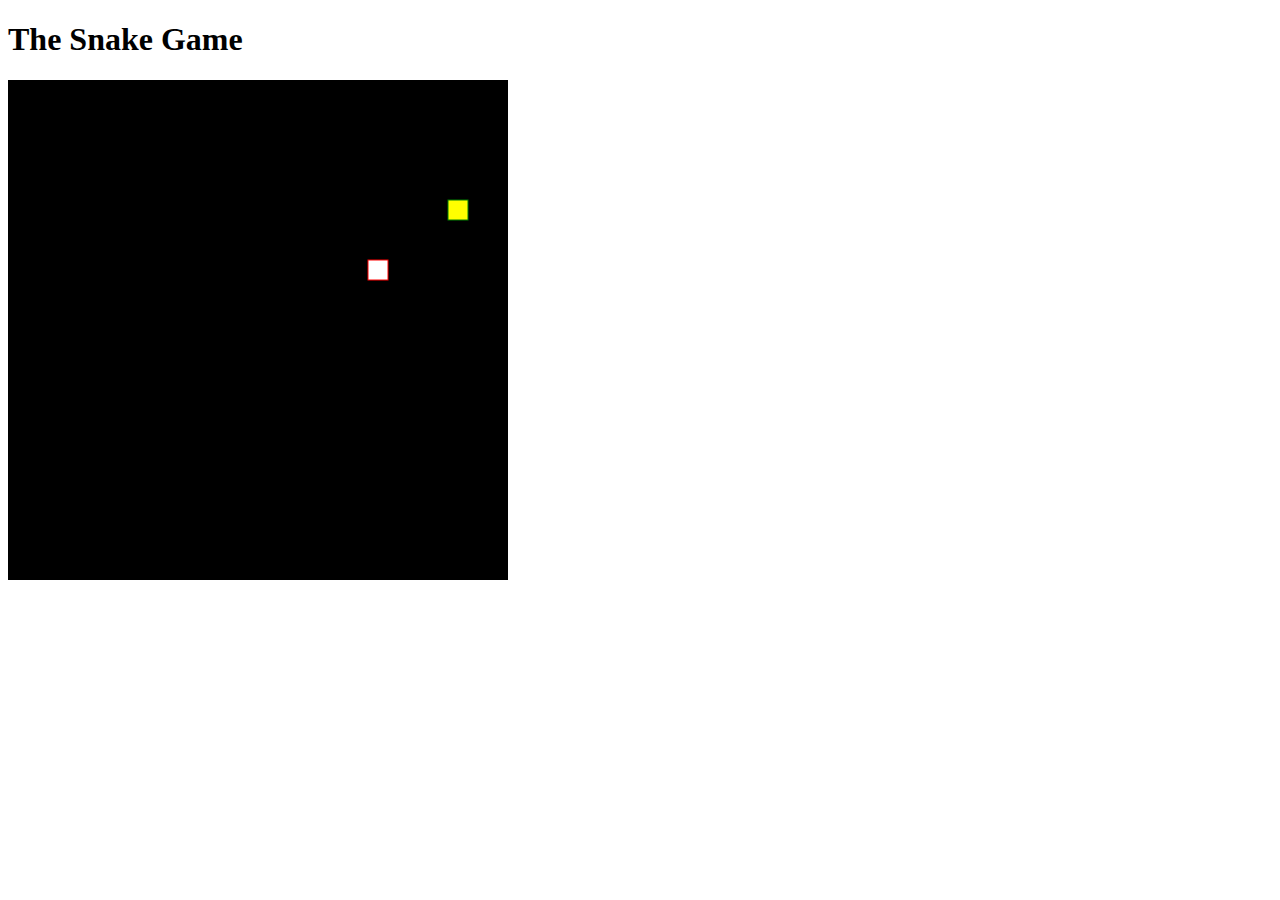
<file: snake game project/index.html>
<!DOCTYPE html>
<html lang="en">
<head>
    <meta charset="UTF-8">
    <meta name="viewport" content="width=device-width, initial-scale=1.0">
    <title>snake project</title>
    <link rel="stylesheet" href="css/style.css">
</head>
<body>
        <h1>The Snake Game</h1>
        <canvas class="canvas" width="500" height="500"></canvas>


    <script src="js/main.js"></script>
    
</body>
</html>
</file>
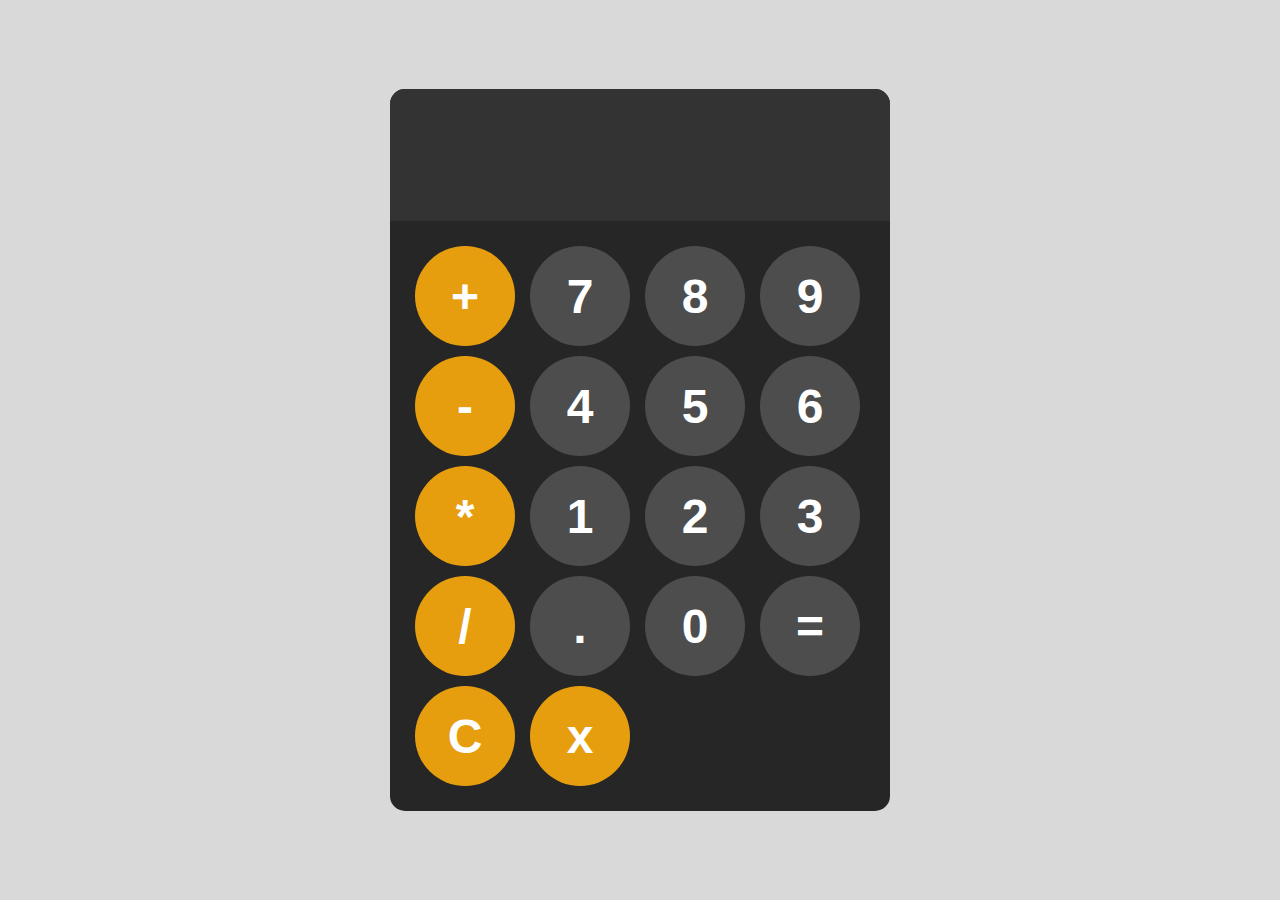
<file: javascript/calculator project/index.html>
<!DOCTYPE html>
<html lang="en">
<head>
    <meta charset="UTF-8">
    <meta name="viewport" content="width=device-width, initial-scale=1.0">
    <title>Calculator project</title>
    <link rel="stylesheet" href="css/style.css">

</head>
<body>
    <div id="calculator">
        <input id="display" readonly>
        <div id="keys">
             <button onclick="appendTODisplay('+') " class="operator-btn">+</button>
             <button onclick="appendTODisplay('7')">7</button>
             <button onclick="appendTODisplay('8')">8</button>
             <button onclick="appendTODisplay('9')">9</button>
             <button onclick="appendTODisplay('-')" class="operator-btn">-</button>
             <button onclick="appendTODisplay('4')">4</button>
             <button onclick="appendTODisplay('5')">5</button>
             <button onclick="appendTODisplay('6')">6</button>
             <button onclick="appendTODisplay('*')" class="operator-btn">*</button>
             <button onclick="appendTODisplay('1')">1</button>
             <button onclick="appendTODisplay('2')">2</button>
             <button onclick="appendTODisplay('3')">3</button>
             <button onclick="appendTODisplay('/')" class="operator-btn">/</button>
             <button onclick="appendTODisplay('.')">.</button>
             <button onclick="appendTODisplay('0')">0</button>
             <button onclick="calculate()">=</button>
             <button onclick="clearDisplay()" class="operator-btn">C</button>
             <button onclick="backspaceDisplay()" class="operator-btn">x</button>

        </div>
    </div>
    <script src="js/index.js"></script>
</body>
</html>
</file>
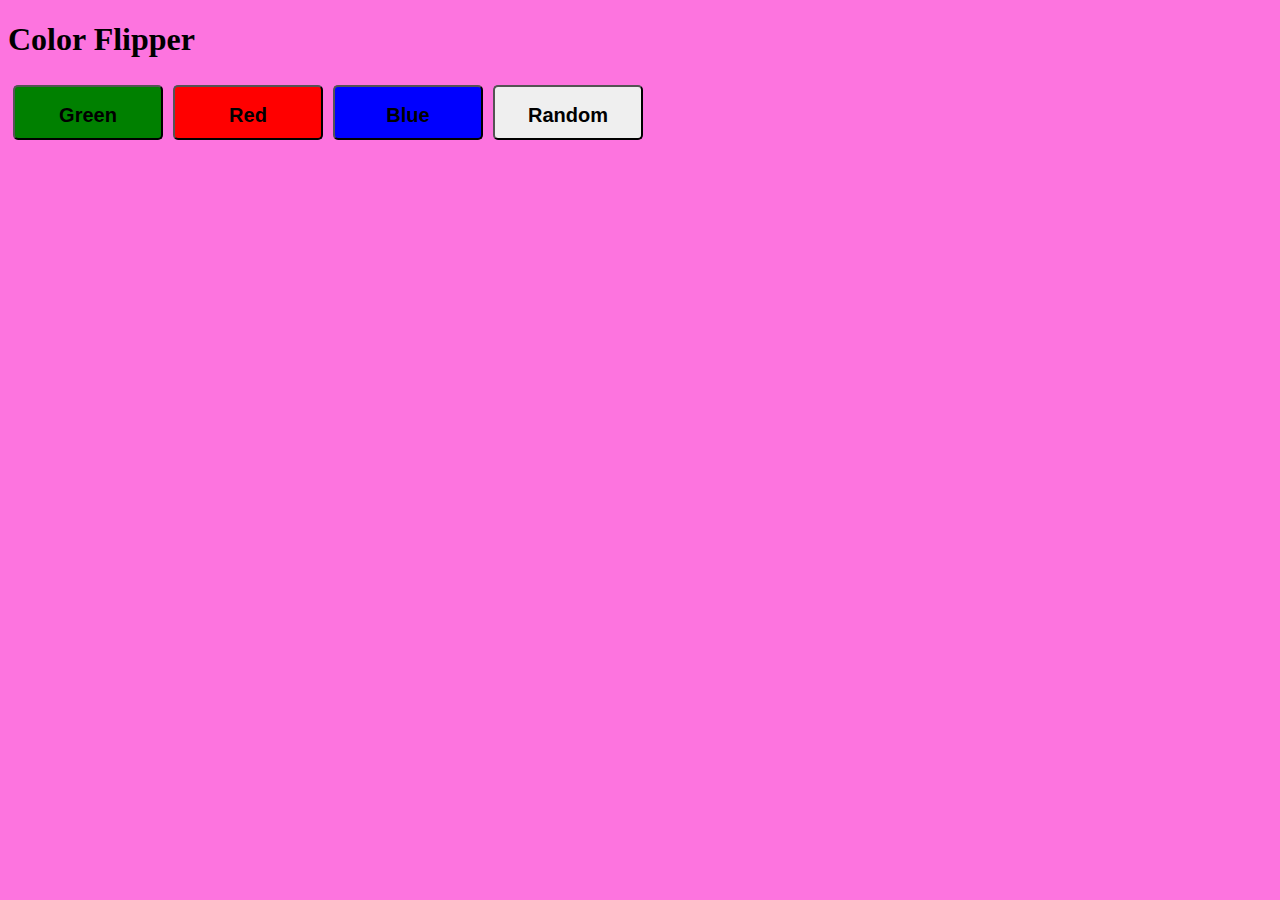
<file: youtube JS project/project 1/index.html>
<!DOCTYPE html>
<html lang="en">
<head>
    <meta charset="UTF-8">
    <meta name="viewport" content="width=device-width, initial-scale=1.0">
    <title>Flipper</title>
    <link rel="stylesheet" href="css/style.css">
</head>
<body>
    <h1 class="color">Color Flipper</h1>
    <div class="AllContainer">
    <div >
      <button id="green" onclick="setColor('green')"><h2>Green</h2></button>
    </div>
    <div >
        <button id="red" onclick="setColor('red')"><h2>Red</h2></button>
    </div>
    <div >
        <button id="blue" onclick="setColor('blue')"><h2>Blue</h2></button>
    </div>
    <div>
        <button  id="random" onclick="randomColor()"><h2>Random</h2></button>
    </div>
    </div>
    <script src="js/script.js"></script>
</body>
</html>
</file>
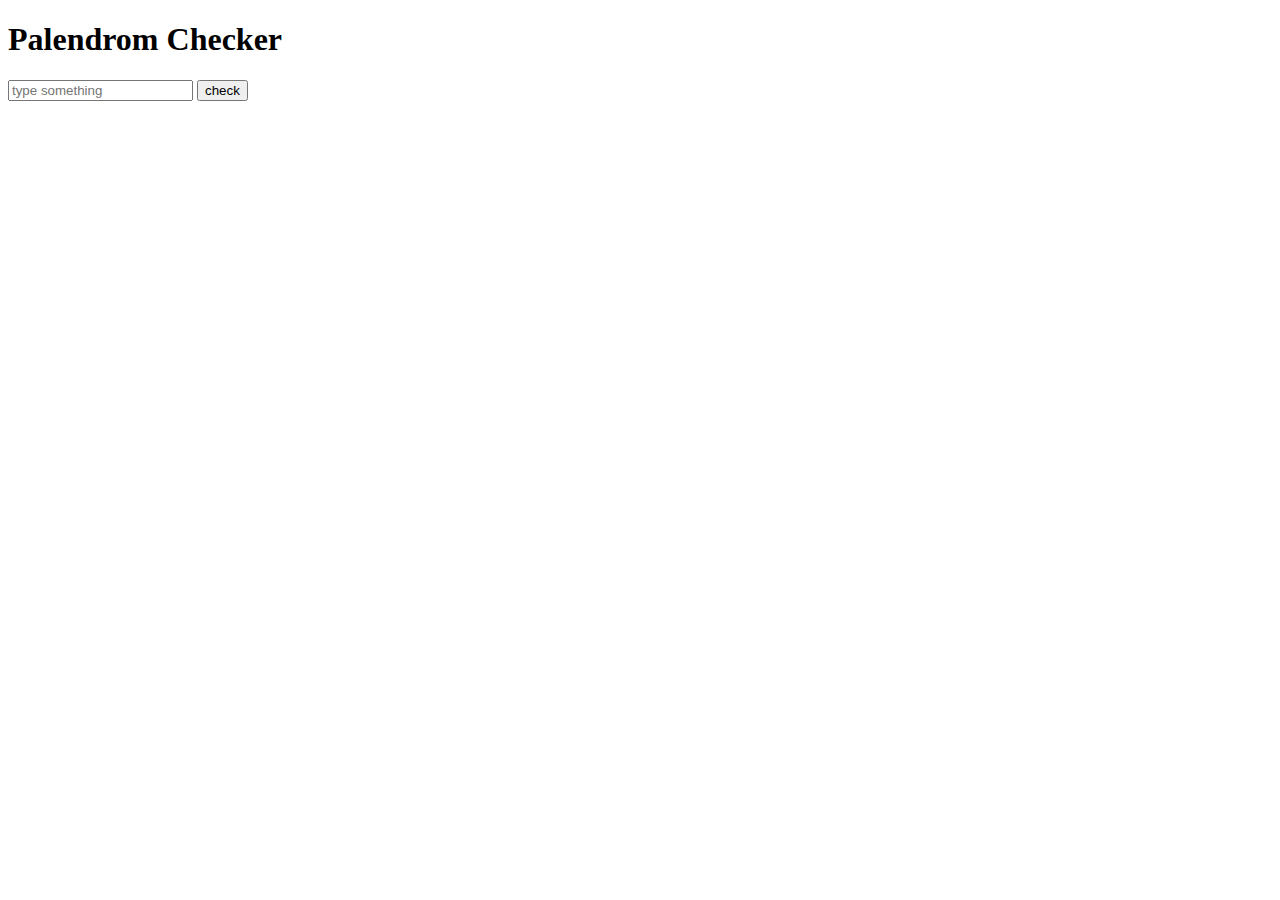
<file: javascript/youtube JS project/project 2/index.html>
<!DOCTYPE html>
<html lang="en">
<head>
    <meta charset="UTF-8">
    <meta name="viewport" content="width=device-width, initial-scale=1.0">
    <title>palendrom checker</title>
</head>
<body>
    <h1>Palendrom Checker</h1>
    <input id="input1" type="text" placeholder="type something">
    <button onclick="check()">check</button>
    <script src="js/script.js"></script>
</body>
</html>
</file>
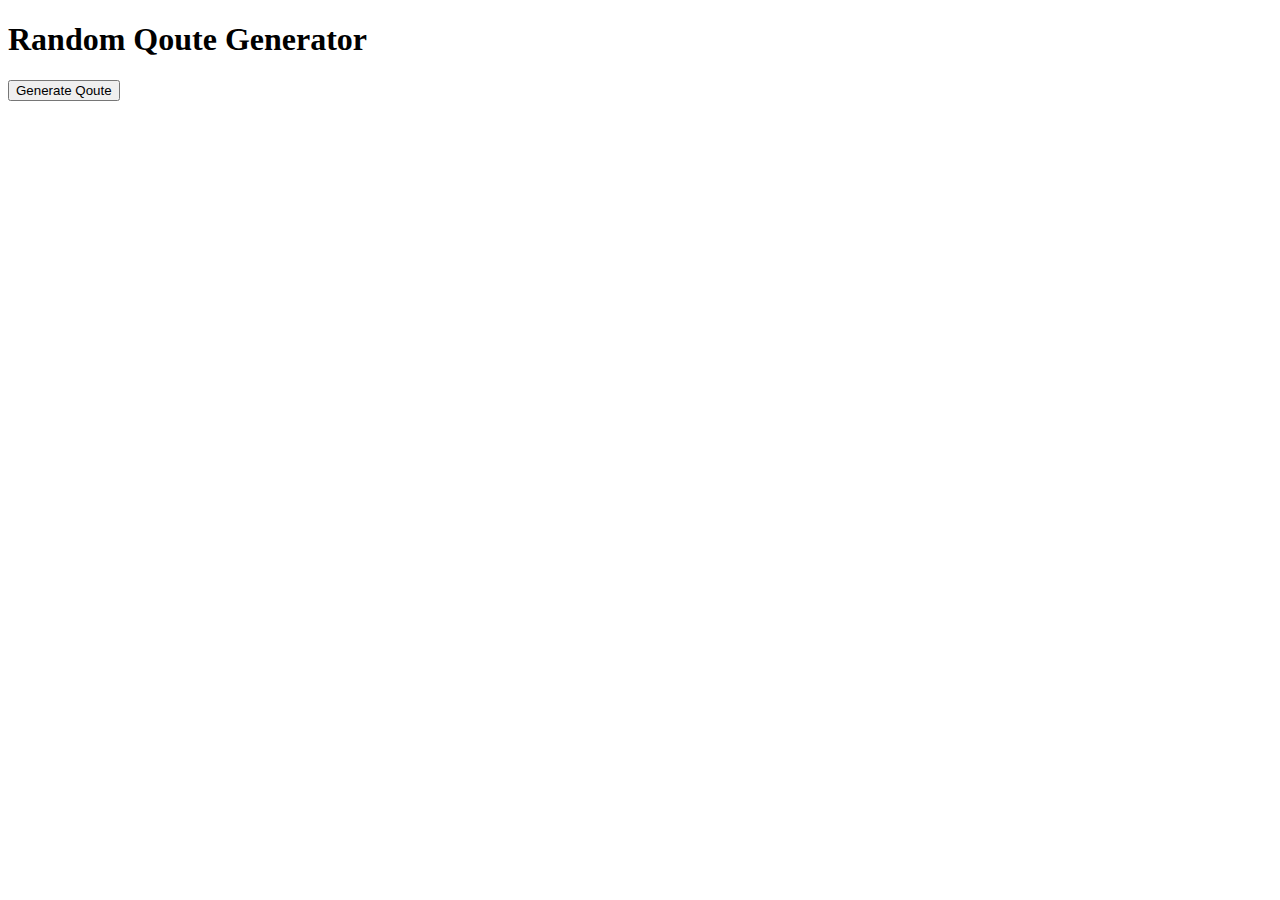
<file: javascript/youtube JS project/project 3/index.html>
<!DOCTYPE html>
<html lang="en">
<head>
    <meta charset="UTF-8">
    <meta name="viewport" content="width=device-width, initial-scale=1.0">
    <title>Qoute Generator</title>
</head>
<body>
    <h1>Random Qoute Generator</h1>
    <p id="Qoute"></p>
    <button onclick="generateQoute()">Generate Qoute</button>
    <script src="js/script.js"></script>
</body>
</html>
</file>
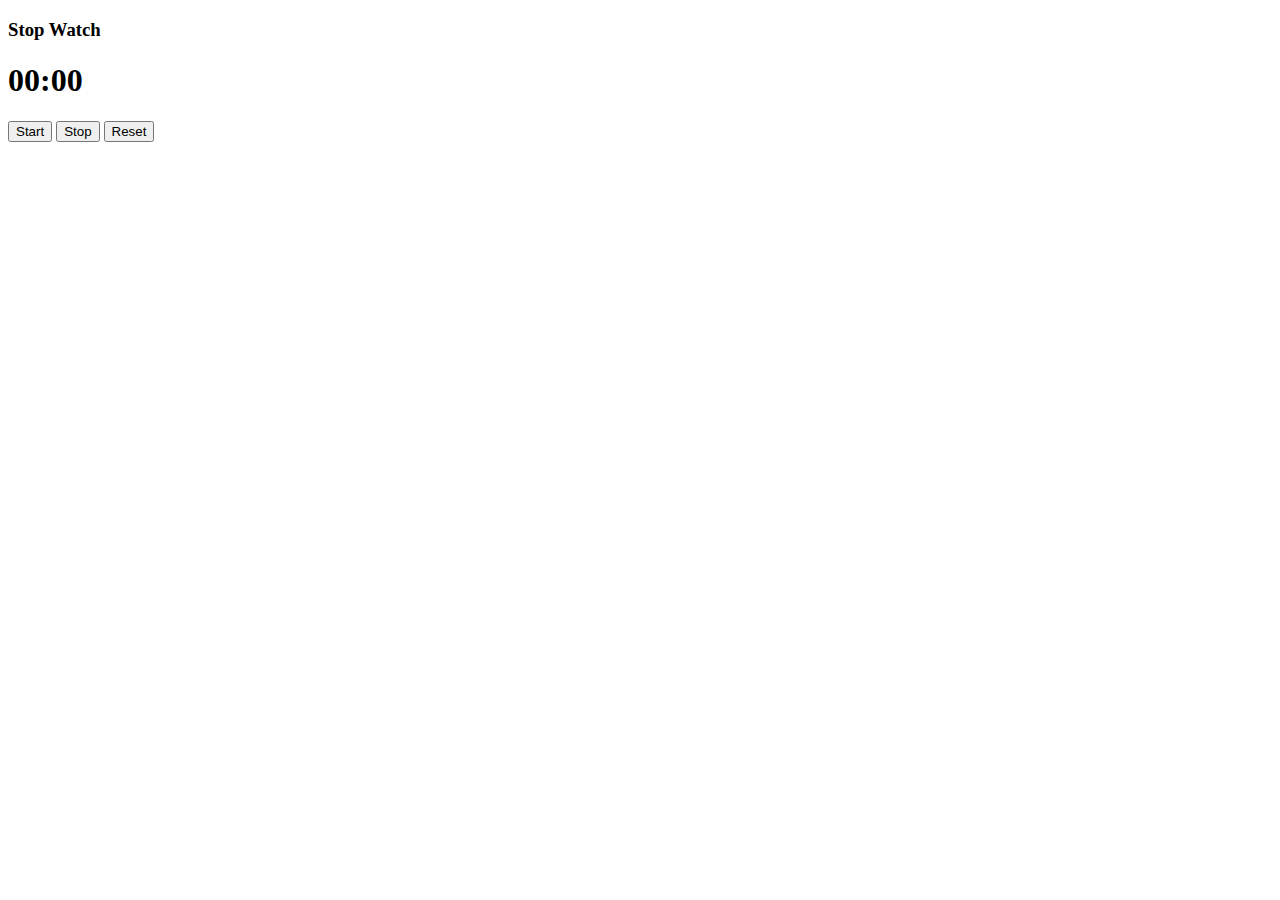
<file: javascript/youtube JS project/project 4/index.html>
<!DOCTYPE html>
<html lang="en">
<head>
    <meta charset="UTF-8">
    <meta name="viewport" content="width=device-width, initial-scale=1.0">
    <title>Document</title>
</head>
<body>
    <h3>Stop Watch</h3>
    <h1 id="time">00:00</h1>
    <button onclick="startClock()">Start</button>
    <button onclick="stopClock()">Stop</button>
    <button onclick="resetClock()">Reset</button>
    <script src="js/script.js"></script>
</body>
</html>
</file>
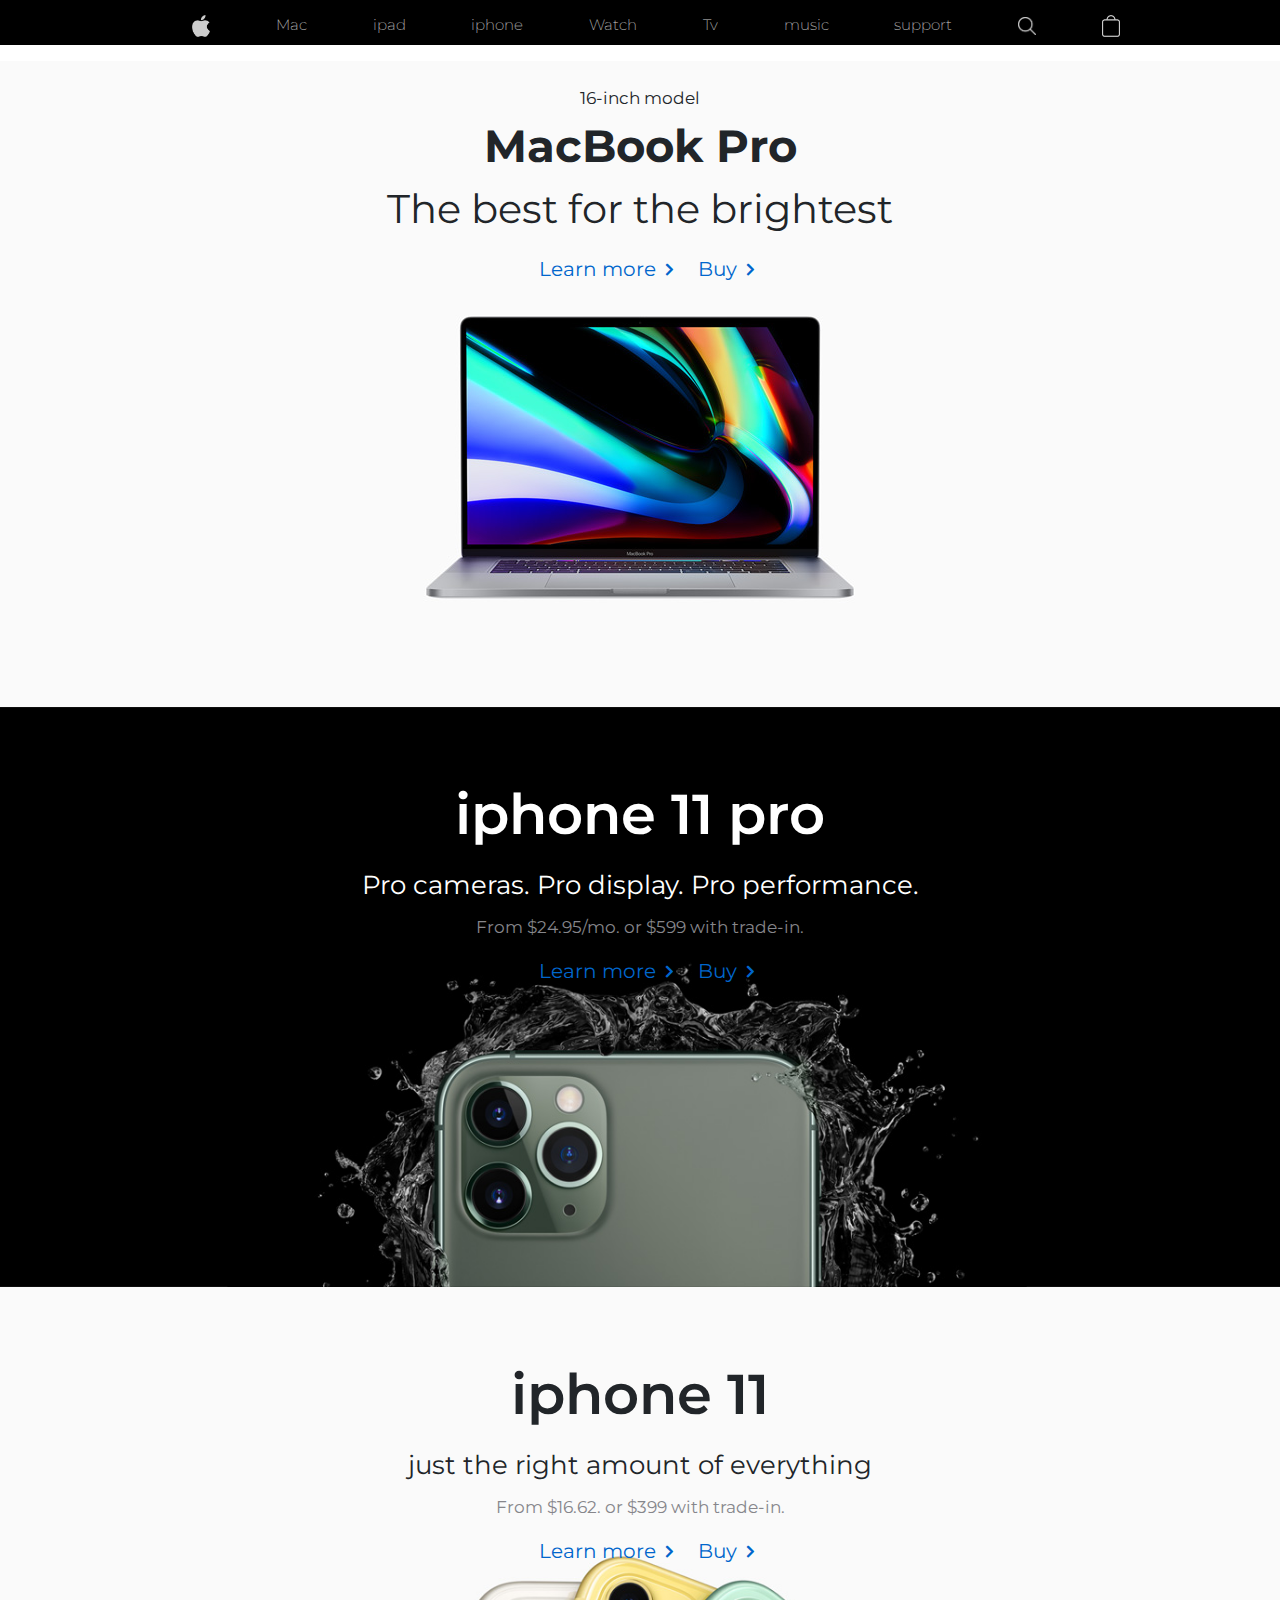
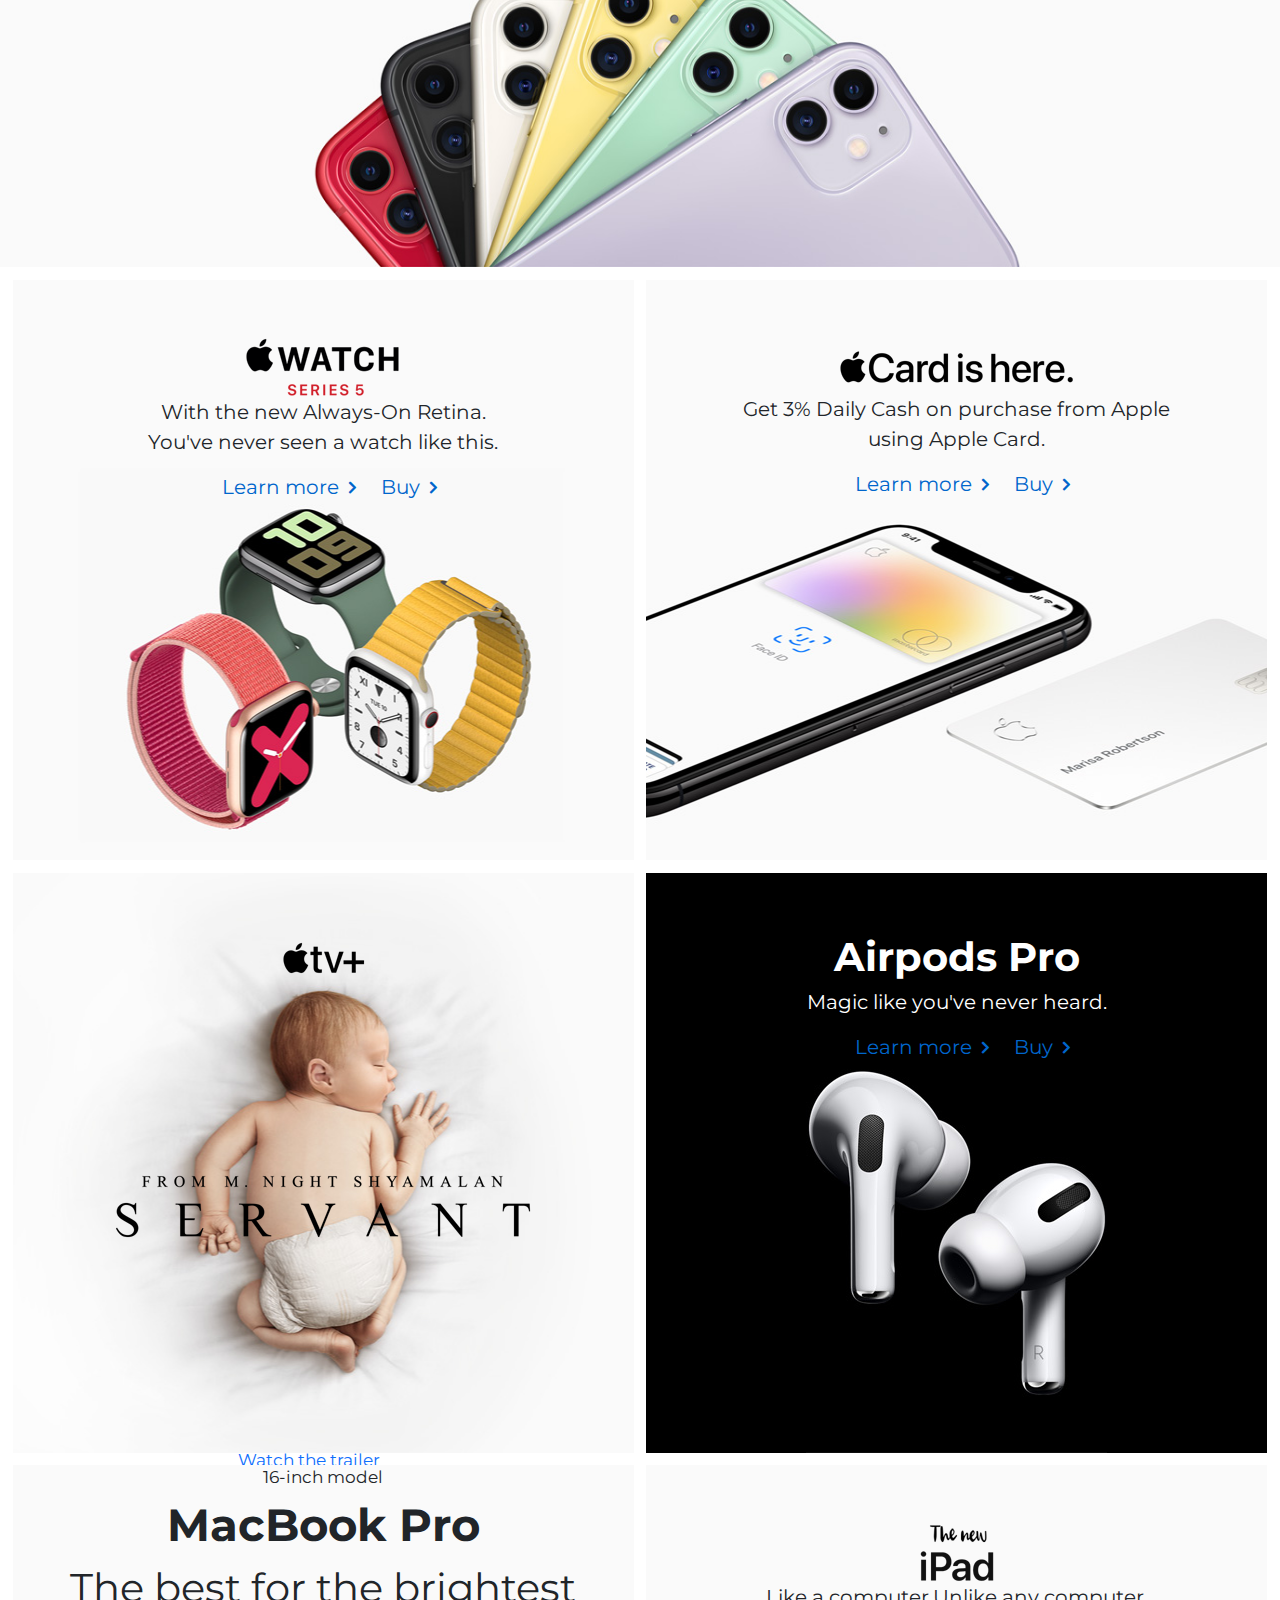
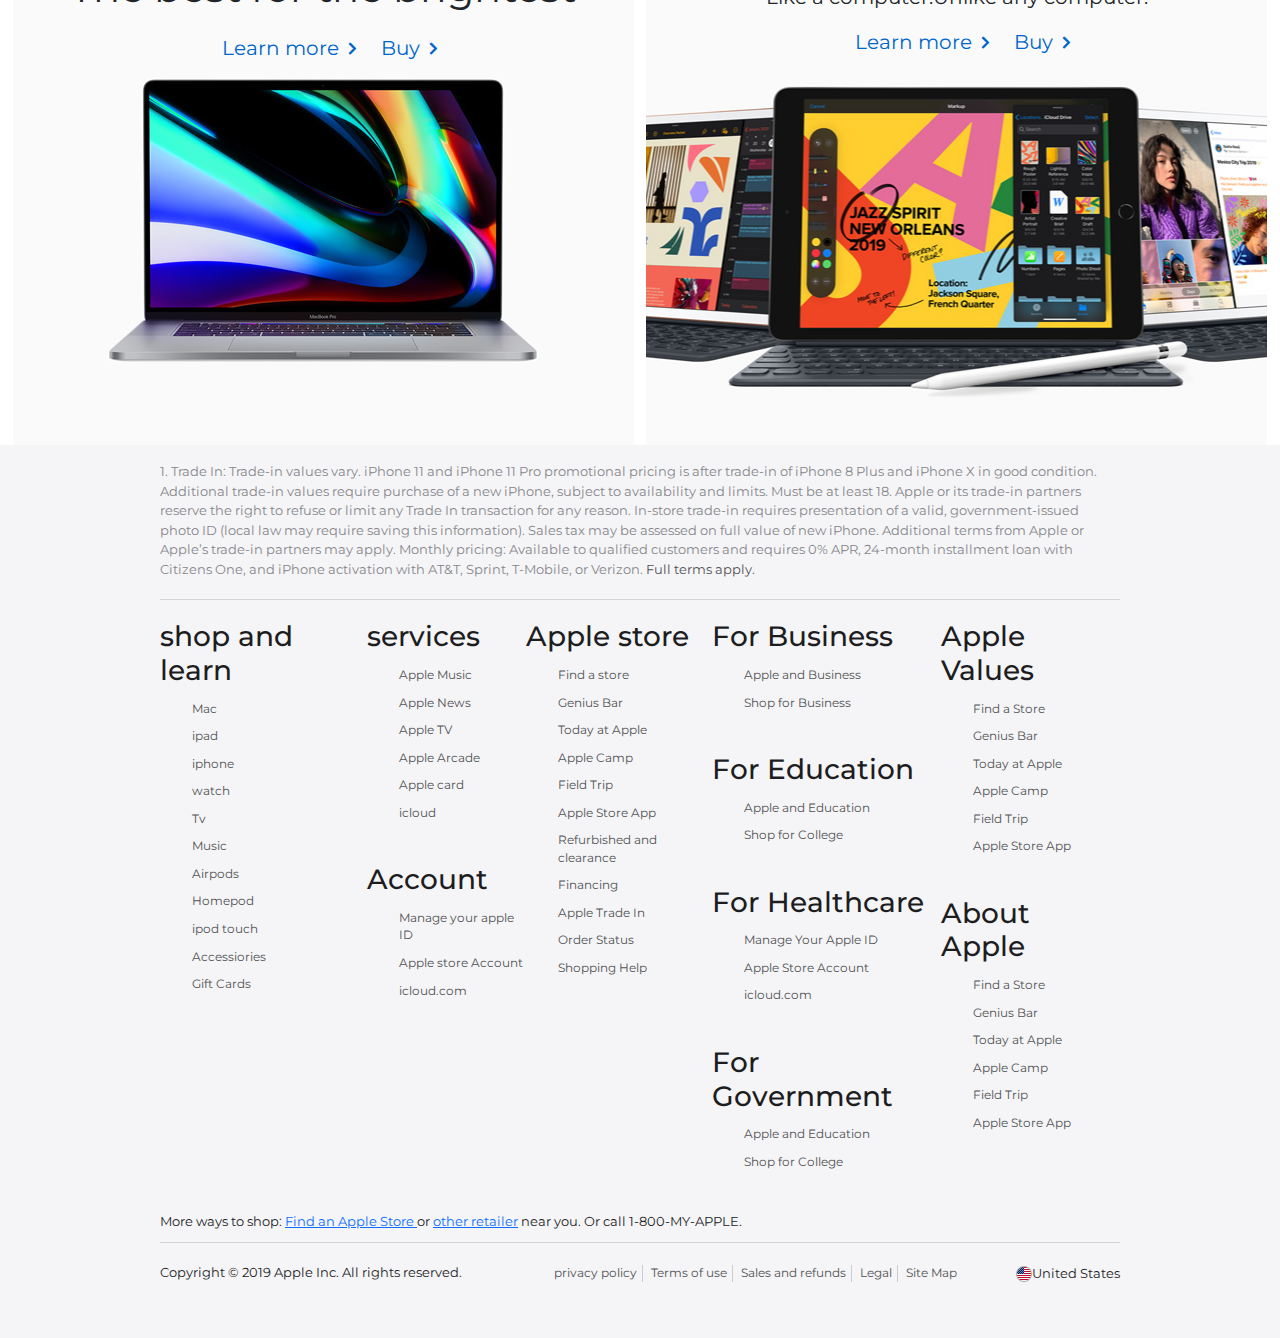
<file: javascript/js project/apple website/apple website/index.html>
<!DOCTYPE html>
<html lang="en">
<head>
    <meta charset="UTF-8">
    <meta name="viewport" content="width=device-width, initial-scale=1.0">
    <title>Apple Website </title>
    <link rel="stylesheet" href="css/bootstrap.css">
    <link rel="stylesheet" href="css/style.css">
 
    <link rel="stylesheet" href="https://maxcdn.bootstrapcdn.com/font-awesome/4.6.2/css/font-awesome.min.css">
    <link href="https://fonts.googleapis.com/css?family=Montserrat:200,200i,300,300i,400,600,600i,700,700i,800,800i,900,900i&diplay=swap" rel='stylesheet'>
  
</head>
<body>
 <div class="outer-wrapper">
    <header class="header-wrapper">
        <div class="internal-wrapper">
            <div class="header-links-wrapper">
                <ul>
                    <li class="logo-link"><a href="/home"><img src="images/icons/logo.png" alt=""></a></li>
                    <li><a href="/mac">Mac</a></li>
                    <li><a href="/ipad">ipad</a></li>
                    <li><a href="/iphone">iphone</a></li>
                    <li><a href="/watch">Watch</a></li>
                    <li><a href="/tv">Tv</a></li>
                    <li><a href="/music">music</a></li>
                    <li><a href="/support">support</a></li>
                    <li class="search-link"><a href="/search"><img src="images/icons/search-icon.png" alt=""></a></li>
                    <li class="cart-link"><a href="/cart"><img src="images/icons/cart.png" alt=""></a></li>
                </ul>
            </div>
        </div>
    </header>
   
    <section class="main-highlight-wrapper">
        <div class="internal-wrapper">
            <div class="model-wrapper">
                16-inch model
            </div>
            <div class="mac-book">
                MacBook Pro
            </div>
            <div class="discription">
                The best for the brightest
            </div>
            <div class="more-info">
                <ul>
                    <li><a href="#">Learn more</a></li>
                    <li><a href="#">Buy</a></li>
                </ul>
            </div>
            <div class="main-image-wrapper">
                <img src="images/home/macbook-pro.jpg" alt="">
            </div>

        </div>
    </section>
    <section class="second-highlight-wrapper">
        <div class="internal-wrapper">
            <div class="iphone-pro">
                iphone 11 pro
            </div>
            <div class="pro-things">
                Pro cameras. Pro display. Pro performance. 
            </div>
            <div class="pay">
                From $24.95/mo. or $599 with trade-in.
            </div>
            <div class="more-info">
                <ul>
                    <li><a href="#">Learn more</a></li>
                    <li><a href="#">Buy</a></li>
                </ul>
            </div>
        </div>
      

    </section>

    <section class="Third-highlight-wrapper">
        <div class="internal-wrapper">
            <div class="iphone-pro">
                iphone 11
            </div>
            <div class="pro-things">
                just the right amount of everything
            </div>
            <div class="pay">
                From $16.62. or $399 with trade-in.
            </div>
            <div class="more-info">
                <ul>
                    <li><a href="#">Learn more</a></li>
                    <li><a href="#">Buy</a></li>
                </ul>
            </div>
        </div>
    </section>
    <section class="fourth-highlight-wrapper">
        <div class="left-logo-wrapper">
            <div class="top-logo-wrapper"></div>
            <div class="logo-wrapper">
                <img src="images/icons/watch-series5-logo.png" alt="">
            </div>
            <div class="text-part">
                With the new Always-On Retina. <br>
                 You've never seen a watch like this.
            </div>
            <div class="more-info">
                <ul>
                    <li><a href="#">Learn more</a></li>
                    <li><a href="#">Buy</a></li>
                </ul>
        </div>
            </div>
        <div class="right-logo-wrapper">
            <div class="logo-wrapper">
                <img src="images/icons/apple-card-logo.png" alt="">
            </div>
            <div class="text-part">
                Get 3% Daily Cash on purchase from Apple <br>
                using Apple Card.
            </div>
            <div class="more-info">
                <ul>
                    <li><a href="#">Learn more</a></li>
                    <li><a href="#">Buy</a></li>
                </ul>
            </div>
        </div>
    </section>
    <section class="fifth-highlight-wrapper">
        <div class="left-logo-wrapper">
            <div class="logo-wrapper">
                <img src="images/icons/apple-tv-logo.png" alt="">
            </div>
            <div class="tvshow-logo-wrapper">
              <img src="images/icons/servant-logo.png" alt="">
            </div>
            <div class="watch">
               <a href="#"> Watch the trailer</a>
            </div>
        </div>
       <div class="right-logo-wrapper">
           <div class="logo-wrapper">
            Airpods Pro
           </div>
          <div class="text-part">
            Magic like you've never heard.
          </div>
          <div class="more-info">
            <ul>
                <li><a href="#">Learn more</a></li>
                <li><a href="#">Buy</a></li>
            </ul>
       </div>    
    </section>
    <section class="sixith-highlight-wrapper">
        <div class="left-logo-wrapper">
            <div class="model-wrapper">
                16-inch model
            </div>
            <div class="mac-book">
                MacBook Pro
            </div>
            <div class="discription">
                The best for the brightest
            </div>
            <div class="more-info">
                <ul>
                    <li><a href="#">Learn more</a></li>
                    <li><a href="#">Buy</a></li>
                </ul>
            </div>
            <div class="main-image-wrapper">
                <!-- <img src="images/home/macbook-pro.jpg" alt=""> -->
            </div>
        </div>
        <div class="right-logo-wrapper">
            <div class="logo-wrapper">
                <img src="images/icons/new-ipad-logo.png" alt="">
            </div>
            <div class="text-part">
                Like a computer.Unlike any computer.
            </div>
            <div class="more-info">
                <ul>
                    <li><a href="#">Learn more</a></li>
                    <li><a href="#">Buy</a></li>
                </ul>
           </div>    
        </div>
    </section>    
    <footer class="footer-wrapper">
     <div class="internal-wrapper">
        <div class="upper-text-container">
            1. Trade In: Trade‑in values vary. iPhone 11 and iPhone 11 Pro promotional pricing is after trade‑in of iPhone 8 Plus and iPhone X in good condition. 
            Additional trade‑in values require purchase of a new iPhone, subject to availability and limits. Must be at least 18. Apple or its trade-in partners 
            reserve the right to refuse or limit any Trade In transaction for any reason. In‑store trade‑in requires presentation of a valid, government-issued 
            photo ID (local law may require saving this information). Sales tax may be assessed on full value of new iPhone. Additional terms from Apple or Apple’s
            trade-in partners may apply. Monthly pricing: Available to qualified customers and requires 0% APR, 24‑month installment loan with Citizens One, and iPhone
             activation with AT&T, Sprint, T‑Mobile, or Verizon. 
             <a href="#">Full terms apply.</a>
        </div>
        <div class="footer-links">
            <div class="first-link">
                <h3>shop and learn</h3>
                <ul>
                    <li><a href="#">Mac</a></li>
                    <li><a href="#">ipad</a></li>
                    <li><a href="#">iphone</a></li>
                    <li><a href="#">watch</a></li>
                    <li><a href="#">Tv</a></li>
                    <li><a href="#">Music</a></li>
                    <li><a href="#">Airpods</a></li>
                    <li><a href="#">Homepod</a></li>
                    <li><a href="#">ipod touch</a></li>
                    <li><a href="#">Accessiories</a></li>
                    <li><a href="#">Gift Cards</a></li>
                </ul>
            </div>  
                <div class="second-link">
                    <h3>services</h3>
                    <ul>
                        <li><a href="#">Apple Music</a></li>
                        <li><a href="#">Apple News</a></li>
                        <li><a href="#">Apple TV</a></li>
                        <li><a href="#">Apple Arcade</a></li>
                        <li><a href="#">Apple card</a></li>
                        <li><a href="#">icloud</a></li>
                    </ul>
                    <h3>Account</h3>
                    <ul>
                        <li><a href="#">Manage your apple ID</a></li>
                        <li><a href="#">Apple store Account</a></li>
                        <li><a href="#">icloud.com</a></li>
                    </ul>
                </div>  
                    <div class="third-link">
                        <h3>Apple store</h3>
                        <ul>
                            <li><a href="#">Find a store</a></li>
                            <li><a href="#">Genius Bar</a></li>
                            <li><a href="#">Today at Apple</a></li>
                            <li><a href="#">Apple Camp</a></li>
                            <li><a href="#">Field Trip</a></li>
                            <li><a href="#">Apple Store App</a></li>
                            <li><a href="#">Refurbished and clearance</a></li>
                            <li><a href="#">Financing</a></li>
                            <li><a href="#">Apple Trade In</a></li>
                            <li><a href="#">Order Status</a></li>
                            <li><a href="#">Shopping Help</a></li>
                        </ul>
                    </div>    
                        <div class="fourth-link">
                            <h3>For Business</h3>
                            <ul>
                                <li><a href="#">Apple and Business</a></li>
                                <li><a href="#">Shop for Business</a></li>
                            </ul>
                            <h3>For Education</h3>
                            <ul>
                                <li><a href="#">Apple and Education</a></li>
                                <li><a href="#">Shop for College</a></li>
                            </ul>
                            <h3>For Healthcare</h3>
                               <ul>
                                <li><a href="#">Manage Your Apple ID</a></li>
                                <li><a href="#">Apple Store Account</a></li>
                                <li><a href="#">icloud.com</a></li>
                            </ul>
                            <h3>For Government</h3>
                               <ul>
                                <li><a href="#">Apple and Education</a></li>
                                <li><a href="#">Shop for College</a></li>
                               </ul>
                        </div>       
                               <div class="fifth-link">
                                  <h3>Apple Values</h3>
                                  <ul>
                                     <li><a href="#">Find a Store</a></li>
                                     <li><a href="#">Genius Bar</a></li>
                                     <li><a href="#">Today at Apple</a></li>
                                     <li><a href="#">Apple Camp</a></li>
                                     <li><a href="#">Field Trip</a></li>
                                     <li><a href="#">Apple Store App</a></li>
                                 </ul>
                                   <h3>About Apple</h3>
                                   <ul>
                                    <li><a href="#">Find a Store</a></li>
                                    <li><a href="#">Genius Bar</a></li>
                                    <li><a href="#">Today at Apple</a></li>
                                    <li><a href="#">Apple Camp</a></li>
                                    <li><a href="#">Field Trip</a></li>
                                    <li><a href="#">Apple Store App</a></li>
                                   </ul>
                               </div>
                             </div>  
                               <div class="my-apple-wrapper">
                                 More ways to shop: <a href="#">Find an Apple Store </a>or <a href="#">other retailer</a> 
                                 near you. Or call 1-800-MY-APPLE.
                               </div>
                            <div class="copywrite-wrapper">
                                <div class="copywrite">
                                    Copyright © 2019 Apple Inc. All rights reserved.
                                </div>
                                <div class="footer-links-terms">
                                   <ul>
                                       <li><a href="#">privacy policy</a></li>
                                       <li><a href="#">Terms of use</a></li>
                                       <li><a href="#">Sales and refunds</a></li>
                                       <li><a href="#">Legal</a></li>
                                       <li><a href="#">Site Map</a></li>
                                    </ul>                           
                                </div>
                                <div class="footer-country">
                                    <div class="flag-wrapper"><img src="images/icons/16.png" alt="">United States</div>
                                </div>
                            </div>
                         </div>
                      </footer>
              </div>
    </body>
</html>
</file>
<file: snake game project/css/style.css>
.canvas{
    background-color: black;
}
</file>
<file: javascript/calculator project/css/style.css>
body{
    margin: 0;
    display: flex;
    justify-content: center;
    align-items: center;
    height: 100vh;
    background-color: hsl(0, 0%, 85%);
}

#calculator{
    font-family: arial,sans-serif;
    background-color: hsl(0, 0%, 15%);
    border-radius: 15px;
    max-width: 500px;
    overflow: hidden;
}
#display{
    width: 100%;
    padding: 20px;
    font-size: 5rem;
    text-align: left;
    border: none;
    background-color: hsl(0, 0%, 20%);
    color: white;
}
#keys{
    display: grid;
    grid-template-columns: repeat(4, 1fr);
    gap: 10px;
    padding: 25px;
}
button{
    width: 100px;
    height: 100px;
    border-radius:50px;
    border: none;
    background-color: hsl(0, 0%, 30%);
    color: white;
    font-size: 3rem;
    cursor:pointer;
    font-weight: bold;
}
button:hover{
    background-color: hsl(0, 0%, 40%);
}
button:active{
     background-color: hsl(0, 0%, 50%);
}
.operator-btn{
    background-color: hsl(40, 88%, 48%);
}
.operator-btn:hover{
     background-color: hsl(40, 88%, 60%);
}
.operator-btn:active{
    background-color: hsl(40, 88%, 70%);
}
</file>
<file: youtube JS project/project 1/css/style.css>
.AllContainer{
    display: flex;
    /* -webkit-box-pack: justify;
    justify-content: space-between; */
}   

button{
    border-radius: 5px;
    width: 150px;
    height: 40px;
    margin: 5px;
    padding-bottom: 50px;
}
#green{
    background-color: green;
}
#red{
    background-color: red;
}
#blue{
    background-color: blue;
}
</file>
<file: javascript/js project/apple website/apple website/css/style.css>
* {
  margin: 0;
  padding: 0;
}
img {
  max-width: 100%;
}
body {
  font-size: 20px;
  font-family: "montserrat", sans-serif;
}
/* header style */
.header-wrapper {
  background-color: black;
  color: #fff;
  font-size: 0.75em;
  font-weight: 200;
}
.header-wrapper ul {
  display: flex;
  -webkit-box-pack: justify;
  justify-content: space-between;
}
.internal-wrapper {
  width: 980px;
  padding: 0 10px;
  margin: 0 auto;
}
.header-wrapper .header-links-wrapper ul li a {
  color: #fff;
  text-decoration: none;
}
.header-wrapper ul {
  list-style: none;
}
.header-wrapper .header-links-wrapper ul li {
  display: inline-block;
  padding: 14px 0 8px;
  height: 45px;
  opacity: 0.8;
}
.header-wrapper .header-links-wrapper ul li:hover {
  opacity: 1;
}
.search-link,
.logo-link,
.cart-link {
  width: 18px;
  display: block;
}
.header-wrapper .header-links-wrapper ul li .logo-link {
  padding: 12px 0 10px;
}
.header-wrapper .header-links-wrapper ul li .search-link {
  padding: 14px 0 8px;
}
.header-wrapper .header-links-wrapper ul li .cart-link {
  padding: 12px 0 10px;
}
.footer-wrapper {
  background-color: #f5f5f7;
  color: #1d1d1f;
  font-size: 0.65em;
}
.upper-text-container {
  border-bottom: 1px solid #d2d2d7;
  color: #86868b;
  padding: 17px 0 20px;
}
.upper-text-container a {
  text-decoration: none;
  color: #515154;
}
.upper-text-container a:hover {
  text-decoration: underline;
}
/* footer  */
.footer-links {
  display: flex;
  -webkit-box-pack: justify;
  justify-content: space-between;
  padding-top: 20px;
}
.footer-wrapper ul {
  list-style: none;
  padding-bottom: 20px;
}
.footer-wrapper ul li {
  padding: 5px 0;
  font-size: 0.9em;
}
.footer-links a {
  color: #515154;
  text-decoration: none;
}
.footer-links a:hover {
  text-decoration: underline;
}
.footer-links-wrapper h3 {
  font-size: 12px;
  font-weight: 600;
}
.my-apple-wrapper {
  border-bottom: 1px solid #d2d2d7;
  padding-bottom: 10px;
  margin-bottom: 10px;
}
.copywrite-wrapper {
  display: flex;
  -webkit-box-pack: justify;
  justify-content: space-between;
  padding: 10px 0 20px;
}
.footer-links-terms ul li {
  display: inline-block;
  padding: 0 5px;
  border-right: 1px solid #ccc;
}
.footer-links-terms ul li:last-child {
  border-right: 0px;
}
.footer-links-terms ul li a {
  text-decoration: none;
  color: #515154;
}
.footer-links-terms ul li a:hover {
  text-decoration: underline;
}
.flag-country {
  display: inline-block;
}
.flag-wrapper {
  display: inline-block;
  vertical-align: middle;
}
.footer-country-name {
  display: inline-block;
  vertical-align: top;
}

/*main highlight*/
.main-highlight-wrapper {
  background: #fafafa;
  text-align: center;
  padding: 25px 0;
}
.more-info ul {
  list-style: none;
}
.model-wrapper {
  font-size: 0.85em;
}
.mac-book {
  font-weight: 700;
  font-size: 56px;
}
.discription {
  font-size: 2em;
}
.more-info {
  padding: 15px 0;
}
.more-info ul li {
  display: inline-block;
  padding-right: 20px;
}
.more-info ul li a {
  color: #06c;
  text-decoration: none;
}
.more-info ul li a:hover {
  color: #000;
}
.more-info ul li a::after {
  font-family: "FontAwesome";
  font-weight: 900;
  content: "\f105";
  padding-left: 10px;
}
/*second highlight wrap*/
.second-highlight-wrapper {
  background-image: url("../images/home/iphone11-pro-bg.jpg");
  height: 580px;
  text-align: center;
  background-position: center;
  background-repeat: no-repeat;
  background-size: cover;
  padding: 65px 20px;
  color: #fff;
}
.iphone-pro {
  font-weight: 600;
  font-size: 56px;
}
.pro-things {
  font-size: 26px;
  padding: 10px 0;
}
.pay {
  color: #86868b;
  font-size: 0.85em;
}
.Third-highlight-wrapper {
  background-image: url("../images/home/iphone11-bg.jpg");
  height: 580px;
  background-position: center;
  background-repeat: no-repeat;
  background-size: cover;
  text-align: center;
  padding: 65px 20px;
}
/* fourth hihglight wrapper */
.fourth-highlight-wrapper {
  display: flex;
  -webkit-box-pack: justify;
  justify-content: space-between;
  background-color: #fff;
}
.left-logo-wrapper {
  height: 580px;
  background-position: center;
  background-repeat: no-repeat;
  background-size: cover;
  text-align: center;
  width: 48.5%;
  margin: 1% 0.5% 0% 1%;
  padding-top: 54px;
}
.fourth-highlight-wrapper .left-logo-wrapper {
  background-image: url("../images/home/watch-series-5.jpg");
}
.right-logo-wrapper {
  height: 580px;
  background-position: center;
  background-repeat: no-repeat;
  background-size: cover;
  text-align: center;
  width: 48.5%;
  margin: 1% 1% 0% 0.5%;
  padding-top: 54px;
}
.fourth-highlight-wrapper .right-logo-wrapper {
  background-image: url("../images/home/apple-card.jpg");
}
.text-part {
  max-width: 430px;
  margin: 0 auto;
}
/* fifth highlight */
.fifth-highlight-wrapper {
  display: flex;
  -webkit-box-pack: justify;
  justify-content: space-between;
  background: #fff;
}
.fifth-highlight-wrapper .left-logo-wrapper {
  background-image: url("../images/home/apple-tv-background.jpg");
}
.fifth-highlight-wrapper .right-logo-wrapper {
  background-image: url("../images/home/air-pods.jpg");
  color: #fff;
  background-size: initial;
  background-color: #000;
  background-position: bottom;
}
.logo-wrapper {
  font-size: 40px;
  font-weight: bold;
}
.tvshow-logo-wrapper {
  padding: 180px 0 200px;
}
.watch a {
  text-decoration: none;
  font-size: 0.85em;
}
.watch a:after {
  font-family: "fontawesom";
  font-weight: 900;
  content: "\f144";
  padding-left: 15px;
}
/* sixith highlight wrapper */
.sixith-highlight-wrapper {
  display: flex;
  -webkit-box-pack: justify;
  justify-content: flex;
  background-color: #fff;
}
.sixith-highlight-wrapper .left-logo-wrapper {
  background-image: url("../images/home/macbook-pro.jpg");
  background-size: initial;
  background-color: #fafafa;
  background-position: bottom;
  padding: 0 2px;
}
.sixith-highlight-wrapper .right-logo-wrapper {
  background-image: url("../images/home/new-ipad.jpg");
}
.mac-book {
  font-weight: 700;
  font-size: 45px;
}
</file>
